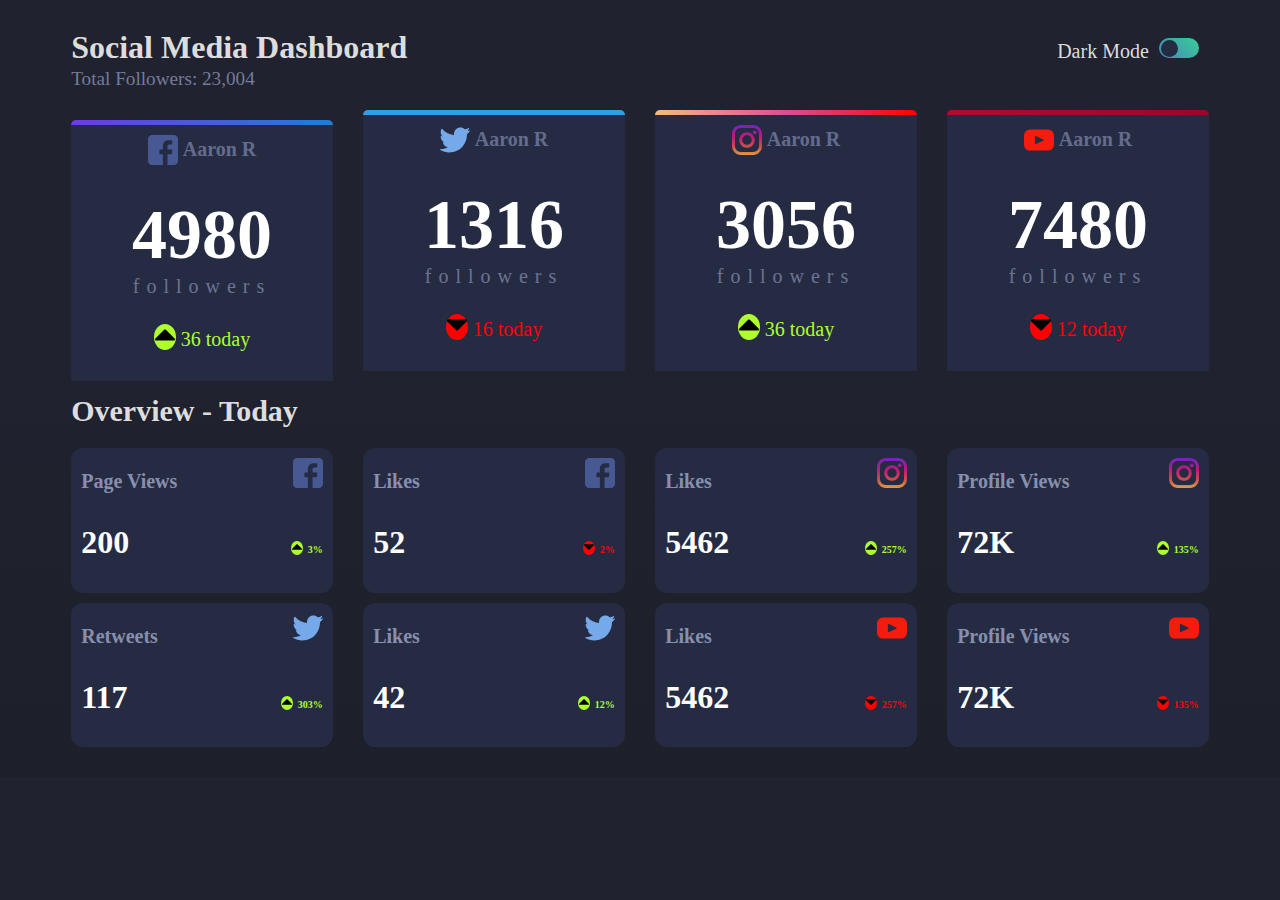
<file: block-BHaabv/index.html>
<!DOCTYPE html>
<html lang="en">

<head>
    <meta charset="UTF-8">
    <meta name="viewport" content="width=device-width, initial-scale=1.0">
    <title>Document</title>
    <link rel="stylesheet" href="style.css">
</head>

<body>
    <main>
        <!--heading and toggle-->
        <div class="col">

            <div class="space_between">

                <h1 class="white">Social Media Dashboard</h1>

                <div class="space_between">

                    <p class="inline white">Dark Mode</p>

                    <div class="toggleOut">
                        <div class="toggleIn"></div>
                    </div>

                </div>

            </div>

            <div style="font-size: 1.2em; color: rgb(117,123,154);position: relative;bottom: 20px;">
                Total Followers: 23,004
            </div>
        </div>

        <!--4 main blocks -->
        <section>
            <div class="space_between">

                <!--facebook-->
                <div class="bg1" style="font-size: 2em;height: 160px;">
                    <!--background-->

                    <div class="bgColor" style="padding-bottom: 10px;">

                        <div class="col">
                            <!--logo and handle-->
                            <div style="text-align: center; justify-content: center;align-items:center; margin-top: 10px;"
                                class="space_between">
                                <img src="assets\036-facebook.svg" alt="" style="width: 30px;height: 100%; ">
                                <span
                                    style="color:rgb(100,107,141); margin-left:5px;font-size:20px ;font-weight: bold;">Aaron
                                    R</span>
                            </div>

                            <!--followers-->

                            <div
                                style="text-align: center; justify-content: center;align-items: baseline; margin-top: 0px;">
                                <h1 style="margin:0px; margin-top: 30px;color:white;font-size: 70px;">4980</h1>
                                <p
                                    style="margin:0px;color:rgb(109,116,145);margin-bottom: 10px; font-size: 20px;letter-spacing: 7px;">
                                    followers</p>
                            </div>
                            <div class="space_between"
                                style="color: greenyellow; font-size: 10px;text-align: center; justify-content: center;align-items: baseline;">
                                <div
                                    style="background:greenyellow; border-radius: 100%; padding: 1px; margin-right: 5px;height: 24px; width: 20px;position: relative; bottom: 1px;">
                                    <img src="assets\caret-arrow-up.svg" alt="up" height="20px"></div>
                                <p style="font-size:20px;">36 today</p>
                            </div>
                        </div>

                    </div>
                </div>


                <!--twitter-->
                <div class="bg2" style="font-size: 2em; height: 170px;">
                    <div class="bgColor" style="padding-bottom: 10px;">

                        <div class="col">
                            <!--logo and handle-->
                            <div style="text-align: center; justify-content: center;align-items:center; margin-top: 10px;"
                                class="space_between">
                                <img src="assets\008-twitter.svg" alt="" style="width: 30px;height: 100%; ">
                                <span
                                    style="color:rgb(100,107,141); margin-left:5px;font-size:20px ;font-weight: bold;">Aaron
                                    R</span>
                            </div>

                            <!--followers-->

                            <div
                                style="text-align: center; justify-content: center;align-items: baseline; margin-top: 0px;">
                                <h1 style="margin:0px; margin-top: 30px;color:white;font-size: 70px;">1316</h1>
                                <p
                                    style="margin:0px;color:rgb(109,116,145);margin-bottom: 10px; font-size: 20px;letter-spacing: 7px;">
                                    followers</p>
                            </div>
                            <div class="space_between"
                                style="color: red; font-size: 10px;text-align: center; justify-content: center;align-items: baseline;">
                                <div
                                    style="background:red; border-radius: 100%; padding: 1px; margin-right: 5px;height: 24px; width: 20px;position: relative; bottom: 1px;">
                                    <img src="assets\caret-down.svg" alt="up" height="20px"></div>
                                <p style="font-size:20px;">16 today</p>
                            </div>
                        </div>

                    </div>
                </div>

                <!--instagram-->
                <div class="bg3" style="font-size: 2em; height: 170px;">
                    <div class="bgColor" style="padding-bottom: 10px;">

                        <div class="col">
                            <!--logo and handle-->
                            <div style="text-align: center; justify-content: center;align-items:center; margin-top: 10px;"
                                class="space_between">
                                <img src="assets\029-instagram.svg" alt="" style="width: 30px;height: 100%; ">
                                <span
                                    style="color:rgb(100,107,141); margin-left:5px;font-size:20px ;font-weight: bold;">Aaron
                                    R</span>
                            </div>
                            <!--followers-->

                            <div
                                style="text-align: center; justify-content: center;align-items: baseline; margin-top: 0px;">
                                <h1 style="margin:0px; margin-top: 30px;color:white;font-size: 70px;">3056</h1>
                                <p
                                    style="margin:0px;color:rgb(109,116,145);margin-bottom: 10px; font-size: 20px;letter-spacing: 7px;">
                                    followers</p>
                            </div>
                            <div class="space_between"
                                style="color: greenyellow; font-size: 10px;text-align: center; justify-content: center;align-items: baseline;">
                                <div
                                    style="background:greenyellow; border-radius: 100%; padding: 1px; margin-right: 5px;height: 24px; width: 20px;position: relative; bottom: 1px;">
                                    <img src="assets\caret-arrow-up.svg" alt="up" height="20px"></div>
                                <p style="font-size:20px;">36 today</p>
                            </div>
                        </div>

                    </div>
                </div>

                <!--youtube-->
                <div class="bg4" style="font-size: 2em;height: 170px;">
                    <div class="bgColor" style="padding-bottom: 10px;">

                        <div class="col">
                            <!--logo and handle-->
                            <div style="text-align: center; justify-content: center;align-items:center; margin-top: 10px;"
                                class="space_between">
                                <img src="assets\001-youtube.svg" alt="" style="width: 30px;height: 100%; ">
                                <span
                                    style="color:rgb(100,107,141); margin-left:5px;font-size:20px ;font-weight: bold;">Aaron
                                    R</span>
                            </div>

                            <!--followers-->

                            <div
                                style="text-align: center; justify-content: center;align-items: baseline; margin-top: 0px;">
                                <h1 style="margin:0px; margin-top: 30px;color:white;font-size: 70px;">7480</h1>
                                <p
                                    style="margin:0px;color:rgb(109,116,145);margin-bottom: 10px; font-size: 20px;letter-spacing: 7px;">
                                    followers</p>
                            </div>
                            <div class="space_between"
                                style="color: red; font-size: 10px;text-align: center; justify-content: center;align-items: baseline;">
                                <div
                                    style="background:red; border-radius: 100%; padding: 1px; margin-right: 5px;height: 24px; width: 20px;position: relative; bottom: 1px;">
                                    <img src="assets\caret-down.svg" alt="up" height="20px"></div>
                                <p style="font-size:20px;">12 today</p>
                            </div>
                        </div>

                    </div>
                </div>
            </div>

        </section>

        <section style="margin-top: 10%;">
            <!--overview today-->
            <div>
                <h1 style="font-size: 30px;" class="white">Overview - Today</h1>
            </div>

            <div class="space_between">
                <!--1-->
                <div class="innerBox">
                    <div style="margin:10px 10px;" class="space_between">
                        <span style="color: rgb(136, 143, 173); font-weight: bold;font-size: 20px;">Page Views</span>
                        <div>
                            <img src="assets\036-facebook.svg" alt="" style="width: 30px;">
                        </div>
                    </div>

                    <div style="margin:10px 10px;" class="space_between">
                        <h1 style="color: white;">200</h1>
                        <div class="space_between"
                            style="color: greenyellow; font-size: 10px;text-align: center; justify-content: center;align-items: baseline;">
                            <div
                                style="background:greenyellow; border-radius: 100%; padding: 1px; margin-right: 5px;height: 12px; width: 10px;position: relative; bottom: 1px;">
                                <img src="assets\caret-arrow-up.svg" alt="up" height="10px"></div>
                            <p style="font-size:10px;font-weight: bold;">3%</p>
                        </div>

                    </div>

                    <div>
                        <div></div>
                        <div></div>
                    </div>
                </div>
                <!--2-->
                <div class="innerBox">
                    <div style="margin:10px 10px;" class="space_between">
                        <span style="color: rgb(136, 143, 173); font-weight: bold;font-size: 20px;">Likes</span>
                        <div>
                            <img src="assets\036-facebook.svg" alt="" style="width: 30px;">
                        </div>
                    </div>

                    <div style="margin:10px 10px;" class="space_between">
                        <h1 style="color: white;">52</h1>
                        <div class="space_between"
                            style="color: red; font-size: 10px;text-align: center; justify-content: center;align-items: baseline;">
                            <div
                                style="background:red; border-radius: 100%; padding: 1px; margin-right: 5px;height: 12px; width: 10px;position: relative; bottom: 1px;">
                                <img src="assets\caret-down.svg" alt="up" height="10px"></div>
                            <p style="font-size:10px;font-weight: bold;">2%</p>
                        </div>

                    </div>

                    <div>
                        <div></div>
                        <div></div>
                    </div>
                </div>

                <!--3-->
                <div class="innerBox">
                    <div style="margin:10px 10px;" class="space_between">
                        <span style="color: rgb(136, 143, 173); font-weight: bold;font-size: 20px;">Likes</span>
                        <div>
                            <img src="assets\029-instagram.svg" alt="" style="width: 30px;">
                        </div>
                    </div>

                    <div style="margin:10px 10px;" class="space_between">
                        <h1 style="color: white;font-weight: bold;">5462</h1>
                        <div class="space_between"
                            style="color: greenyellow; font-size: 10px;text-align: center; justify-content: center;align-items: baseline;">
                            <div
                                style="background:greenyellow; border-radius: 100%; padding: 1px; margin-right: 5px;height: 12px; width: 10px;position: relative; bottom: 1px;">
                                <img src="assets\caret-arrow-up.svg" alt="up" height="10px"></div>
                            <p style="font-size:10px;font-weight: bold;">257%</p>
                        </div>

                    </div>

                    <div>
                        <div></div>
                        <div></div>
                    </div>
                </div>

                <!--4-->
                <div class="innerBox">
                    <div style="margin:10px 10px;" class="space_between">
                        <span style="color: rgb(136, 143, 173); font-weight: bold;font-size: 20px;">Profile Views</span>
                        <div>
                            <img src="assets\029-instagram.svg" alt="" style="width: 30px;">
                        </div>
                    </div>

                    <div style="margin:10px 10px;" class="space_between">
                        <h1 style="color: white;font-weight: bold;">72K</h1>
                        <div class="space_between"
                            style="color: greenyellow; font-size: 10px;text-align: center; justify-content: center;align-items: baseline;">
                            <div
                                style="background:greenyellow; border-radius: 100%; padding: 1px; margin-right: 5px;height: 12px; width: 10px;position: relative; bottom: 1px;">
                                <img src="assets\caret-arrow-up.svg" alt="up" height="10px"></div>
                            <p style="font-size:10px; font-weight: bold;">135%</p>
                        </div>

                    </div>

                    <div>
                        <div></div>
                        <div></div>
                    </div>
                </div>

            </div>
            <!--row 2-->
            
            <div class="space_between"style="margin-top: 10px; margin-bottom:30px">
                <!--1-->
                <div class="innerBox">
                    <div style="margin:10px 10px;" class="space_between">
                        <span style="color: rgb(136, 143, 173); font-weight: bold;font-size: 20px;">Retweets</span>
                        <div>
                            <img src="assets\008-twitter.svg" alt="" style="width: 30px;">
                        </div>
                    </div>

                    <div style="margin:10px 10px;" class="space_between">
                        <h1 style="color: white;">117</h1>
                        <div class="space_between"
                            style="color: greenyellow; font-size: 10px;text-align: center; justify-content: center;align-items: baseline;">
                            <div
                                style="background:greenyellow; border-radius: 100%; padding: 1px; margin-right: 5px;height: 12px; width: 10px;position: relative; bottom: 1px;">
                                <img src="assets\caret-arrow-up.svg" alt="up" height="10px"></div>
                            <p style="font-size:10px;font-weight: bold;">303%</p>
                        </div>

                    </div>
                </div>
                <!--2-->
                <div class="innerBox">
                    <div style="margin:10px 10px;" class="space_between">
                        <span style="color: rgb(136, 143, 173); font-weight: bold;font-size: 20px;">Likes</span>
                        <div>
                            <img src="assets\008-twitter.svg" alt="" style="width: 30px;">
                        </div>
                    </div>

                    <div style="margin:10px 10px;" class="space_between">
                        <h1 style="color: white;">42</h1>
                        <div class="space_between"
                            style="color: greenyellow; font-size: 10px;text-align: center; justify-content: center;align-items: baseline;">
                            <div
                                style="background:greenyellow; border-radius: 100%; padding: 1px; margin-right: 5px;height: 12px; width: 10px;position: relative; bottom: 1px;">
                                <img src="assets\caret-arrow-up.svg" alt="up" height="10px"></div>
                            <p style="font-size:10px;font-weight: bold;">12%</p>
                        </div>

                    </div>

                    <div>
                        <div></div>
                        <div></div>
                    </div>
                </div>

                <!--3-->
                <div class="innerBox">
                    <div style="margin:10px 10px;" class="space_between">
                        <span style="color: rgb(136, 143, 173); font-weight: bold;font-size: 20px;">Likes</span>
                        <div>
                            <img src="assets\001-youtube.svg" alt="" style="width: 30px;">
                        </div>
                    </div>

                    <div style="margin:10px 10px;" class="space_between">
                        <h1 style="color: white;font-weight: bold;">5462</h1>
                        <div class="space_between"
                            style="color: red; font-size: 10px;text-align: center; justify-content: center;align-items: baseline;">
                            <div
                                style="background:red; border-radius: 100%; padding: 1px; margin-right: 5px;height: 12px; width: 10px;position: relative; bottom: 1px;">
                                <img src="assets\caret-down.svg" alt="up" height="10px"></div>
                            <p style="font-size:10px;font-weight: bold;">257%</p>
                        </div>

                    </div>

                </div>

                <!--4-->
                <div class="innerBox">
                    <div style="margin:10px 10px;" class="space_between">
                        <span style="color: rgb(136, 143, 173); font-weight: bold;font-size: 20px;">Profile Views</span>
                        <div>
                            <img src="assets\001-youtube.svg" alt="" style="width: 30px;">
                        </div>
                    </div>

                    <div style="margin:10px 10px;" class="space_between">
                        <h1 style="color: white;font-weight: bold;">72K</h1>
                        <div class="space_between"
                            style="color: red; font-size: 10px;text-align: center; justify-content: center;align-items: baseline;">
                            <div
                                style="background:red; border-radius: 100%; padding: 1px; margin-right: 5px;height: 12px; width: 10px;position: relative; bottom: 1px;">
                                <img src="assets\caret-down.svg" alt="up" height="10px"></div>
                            <p style="font-size:10px; font-weight: bold;">135%</p>
                        </div>

                    </div>

                    <div>
                        <div></div>
                        <div></div>
                    </div>
                </div>

            </div>

        </section>

    </main>
</body>

</html>
</file>
<file: block-BHaabv/style.css>
.space_between{
    display: flex;
    flex-direction: row;
    justify-content: space-between;
    align-items: baseline;
}
.col{
    display: flex;
    flex-direction: column;

}
.inline{
    display: inline;
}
.toggleOut{
    border-radius: 25px;
    margin: 0 10px;
    width: 40px;
    height: 20px;
    background: linear-gradient(45deg, rgb(68,135,184) ,rgb(58,206,151) );
}
.toggleIn{
    border-radius: 100%;
    margin-left: 2px;
    margin-top: 2px;
    padding: 6px;
    height: 5px;
    width: 5px;
    background: linear-gradient(to right, rgb(36,44,65) ,rgb(36,44,65) );
}
p{
    font-size: 20px;
}
.bgColor{

    background-color: rgb(37,43,67);
    position: absolute;  
    width: 100%;
    position: absolute;
    top: 5px;
}
.bg1{
    border-radius: 5px;
    width: 23%;
    height: 50px;
    background: linear-gradient(to right, rgb(109, 59, 226),rgb(34,125,207));
    position: relative;
}
.bg2{
    border-radius: 5px;
    width: 23%;
    height: 50px;
    background: linear-gradient(to right,rgb(50,157,229),rgb(50,157,229));
    position: relative;
}
.bg3{
    border-radius: 5px;
    width: 23%;
    height: 50px;
    background: linear-gradient(to right, rgb(244,187,126),rgb(211,82,148),red);
    position: relative;
}
.bg4{
    border-radius: 5px;
    width: 23%;
    height: 50px;
    background: linear-gradient(to right, rgb(177,11,47),rgb(155, 7, 39));
    position: relative;
}
.smbox{
    width: 23%;
    background-color: rgb(37,43,67);
}
.innerBox{
    border-radius: 12px;
    width: 23%;
    background-color: rgb(37,43,67);
}
body{
    background: linear-gradient(rgb(32,34,47) 45%,rgb(29,32,41));
}
.white{
    color: rgb(221, 221, 221);
}
main{
    width: 90%;
    margin: 0 auto;

}
</file>
